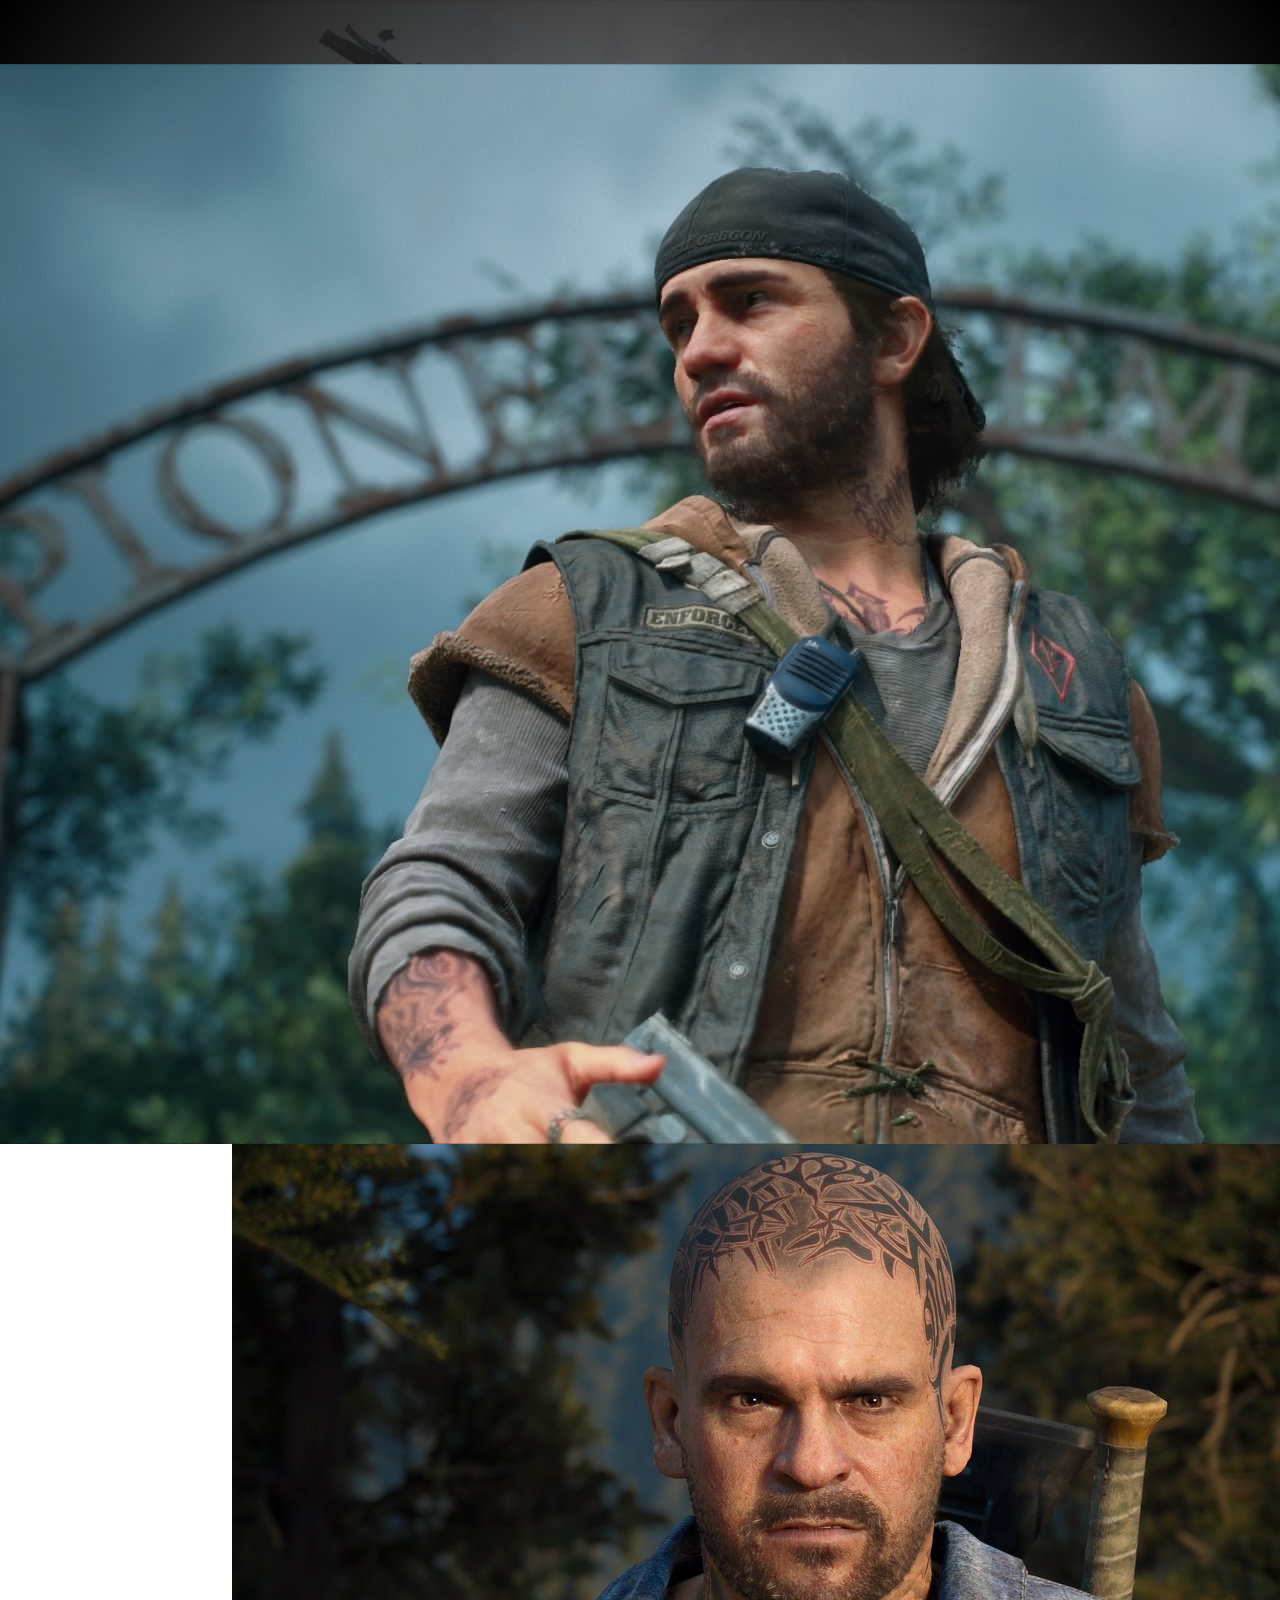
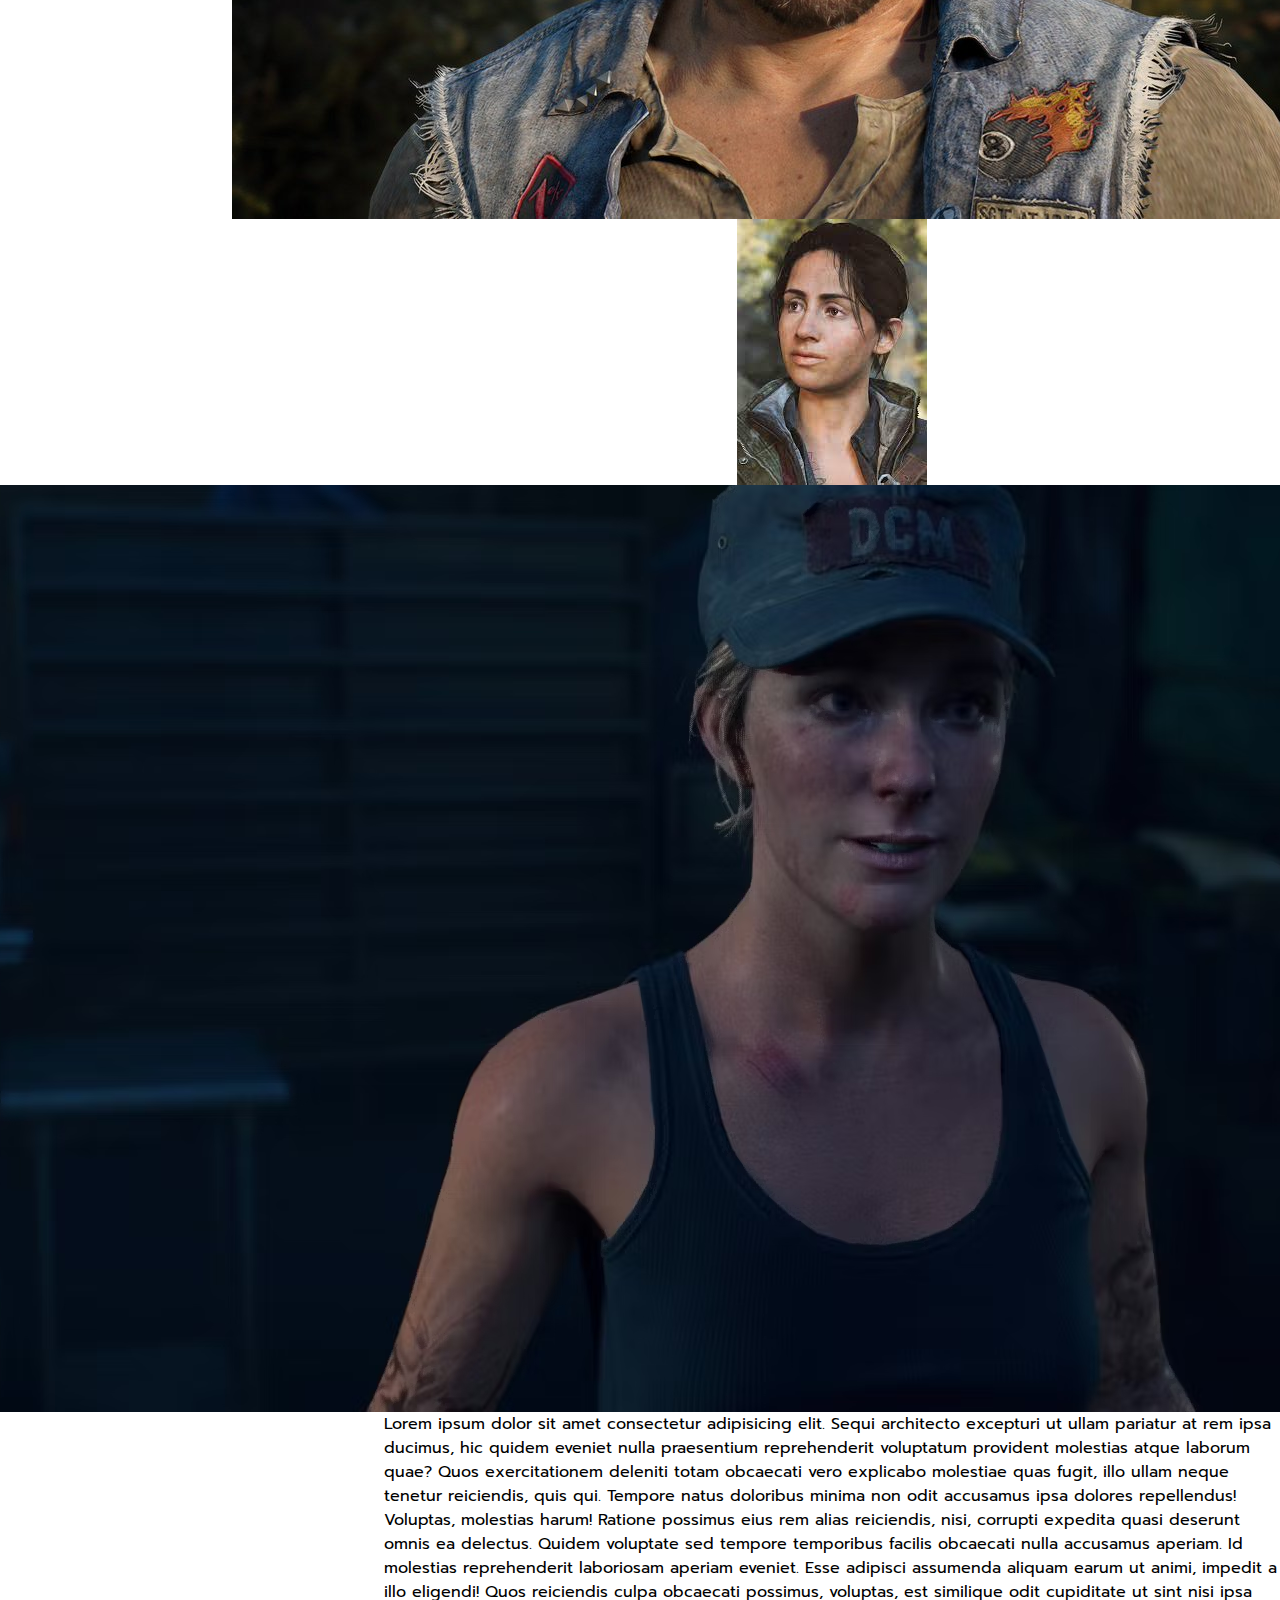
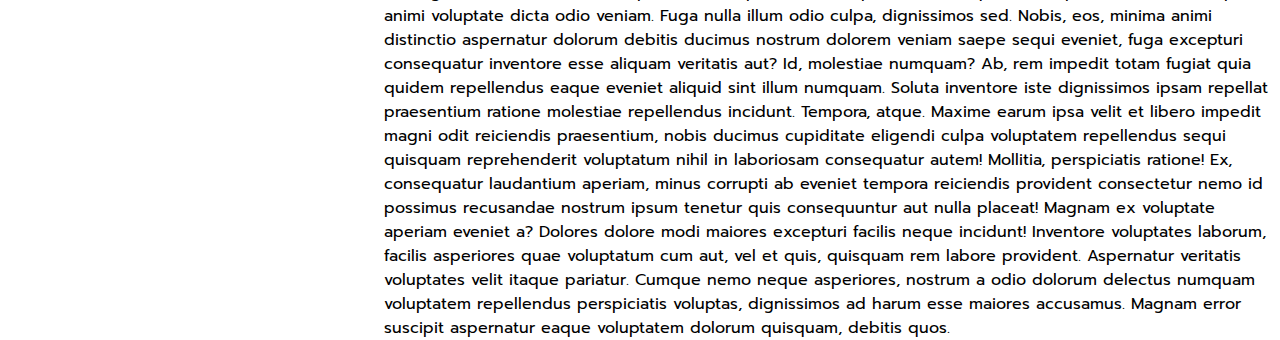
<file: pages/personagens.html>
<!DOCTYPE html>
<html lang="pt-br">

<head>
    <meta charset="UTF-8">
    <meta name="viewport" content="width=device-width, initial-scale=1.0">
    <title>Site Days Gone</title>
    <link rel="stylesheet" href="../style.css">
    <link rel="preconnect" href="../https://fonts.googleapis.com">
    <link rel="preconnect" href="../https://fonts.gstatic.com" crossorigin>
    <link
        href="https://fonts.googleapis.com/css2?family=Prompt:ital,wght@0,100;0,200;0,300;0,400;0,500;0,600;0,700;0,800;0,900;1,100;1,200;1,300;1,400;1,500;1,600;1,700;1,800;1,900&display=swap"
        rel="stylesheet">
</head>

<body>
    <header id="cabecalho">
    </header>
    <div class="container">
        <div class="container2">
            <img src="../images/deacon1.jpg" alt="" class="personagem">
            <img src="../images/boozer1.jpg" alt="" class="personagem">
            <img src="../images/rikki1.jpg" alt="" class="personagem" id="rikki">
            <img src="../images/sarah1.avif" alt="" class="personagem">
            Lorem ipsum dolor sit amet consectetur adipisicing elit. Sequi architecto excepturi ut ullam pariatur at rem
            ipsa ducimus, hic quidem eveniet nulla praesentium reprehenderit voluptatum provident molestias atque
            laborum quae?
            Quos exercitationem deleniti totam obcaecati vero explicabo molestiae quas fugit, illo ullam neque tenetur
            reiciendis, quis qui. Tempore natus doloribus minima non odit accusamus ipsa dolores repellendus! Voluptas,
            molestias harum!
            Ratione possimus eius rem alias reiciendis, nisi, corrupti expedita quasi deserunt omnis ea delectus. Quidem
            voluptate sed tempore temporibus facilis obcaecati nulla accusamus aperiam. Id molestias reprehenderit
            laboriosam aperiam eveniet.
            Esse adipisci assumenda aliquam earum ut animi, impedit a illo eligendi! Quos reiciendis culpa obcaecati
            possimus, voluptas, est similique odit cupiditate ut sint nisi ipsa animi voluptate dicta odio veniam.
            Fuga nulla illum odio culpa, dignissimos sed. Nobis, eos, minima animi distinctio aspernatur dolorum debitis
            ducimus nostrum dolorem veniam saepe sequi eveniet, fuga excepturi consequatur inventore esse aliquam
            veritatis aut?
            Id, molestiae numquam? Ab, rem impedit totam fugiat quia quidem repellendus eaque eveniet aliquid sint illum
            numquam. Soluta inventore iste dignissimos ipsam repellat praesentium ratione molestiae repellendus
            incidunt. Tempora, atque.
            Maxime earum ipsa velit et libero impedit magni odit reiciendis praesentium, nobis ducimus cupiditate
            eligendi culpa voluptatem repellendus sequi quisquam reprehenderit voluptatum nihil in laboriosam
            consequatur autem! Mollitia, perspiciatis ratione!
            Ex, consequatur laudantium aperiam, minus corrupti ab eveniet tempora reiciendis provident consectetur nemo
            id possimus recusandae nostrum ipsum tenetur quis consequuntur aut nulla placeat! Magnam ex voluptate
            aperiam eveniet a?
            Dolores dolore modi maiores excepturi facilis neque incidunt! Inventore voluptates laborum, facilis
            asperiores quae voluptatum cum aut, vel et quis, quisquam rem labore provident. Aspernatur veritatis
            voluptates velit itaque pariatur.
            Cumque nemo neque asperiores, nostrum a odio dolorum delectus numquam voluptatem repellendus perspiciatis
            voluptas, dignissimos ad harum esse maiores accusamus. Magnam error suscipit aspernatur eaque voluptatem
            dolorum quisquam, debitis quos.
        </div>
    </div>
    <audio src="../audio/ThemeSong.m4a" autoplay></audio>
</body>

</html>
</file>
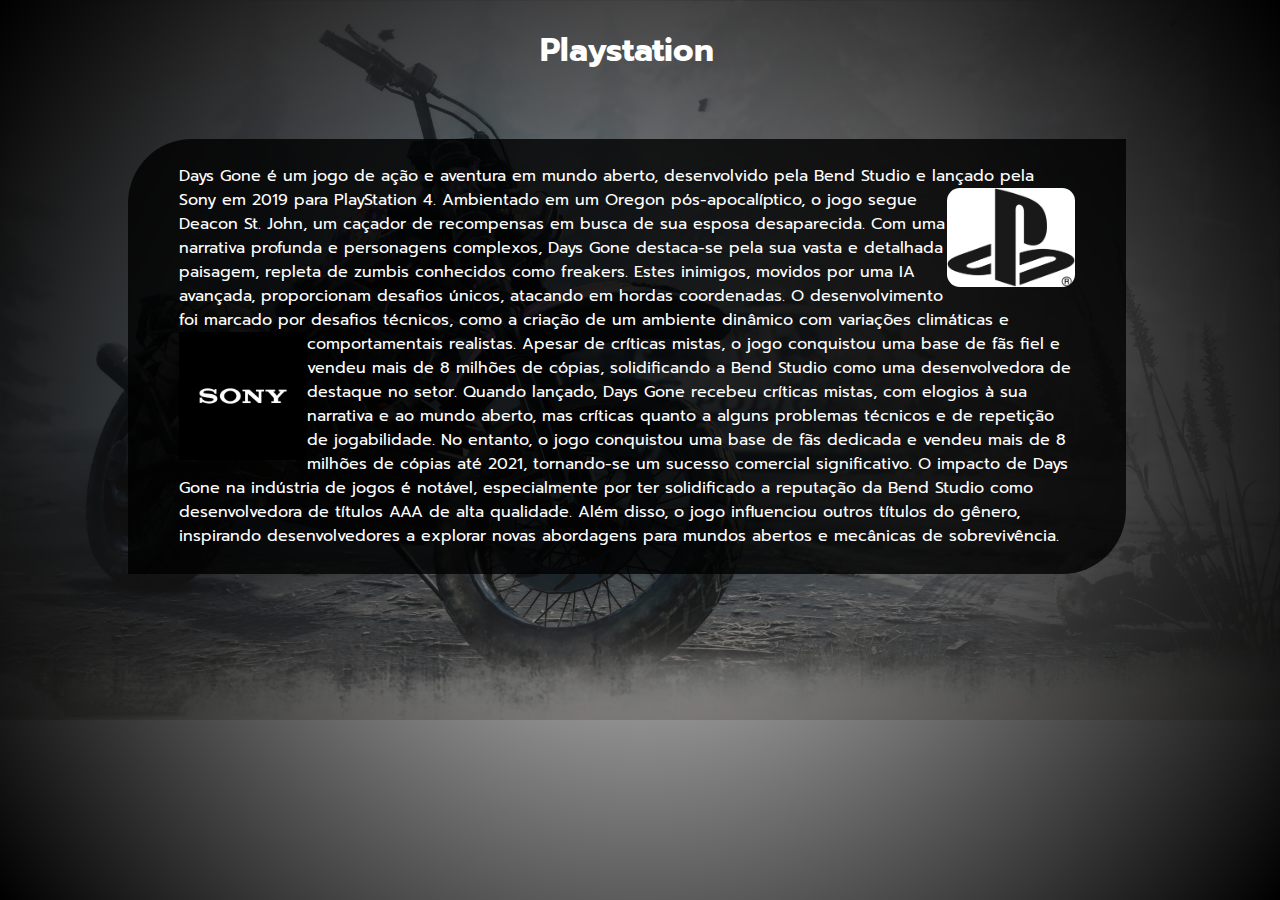
<file: pages/ps.html>
<!DOCTYPE html>
<html lang="pt-br">

<head>
    <meta charset="UTF-8">
    <meta name="viewport" content="width=device-width, initial-scale=1.0">
    <title>Site Days Gone</title>
    <link rel="stylesheet" href="../style.css">
    <link rel="preconnect" href="../https://fonts.googleapis.com">
    <link rel="preconnect" href="../https://fonts.gstatic.com" crossorigin>
    <link
        href="https://fonts.googleapis.com/css2?family=Prompt:ital,wght@0,100;0,200;0,300;0,400;0,500;0,600;0,700;0,800;0,900;1,100;1,200;1,300;1,400;1,500;1,600;1,700;1,800;1,900&display=swap"
        rel="stylesheet">
</head>

<body>
    <audio src="../audio/ThemeSong.m4a" autoplay></audio>
    <div class="conteudo2">
        <h1>Playstation</h1>
        <div class="container2">

            <p>Days Gone é um jogo de ação e aventura em mundo aberto, desenvolvido pela Bend Studio e lançado pela Sony
                em 2019 para PlayStation 4.<img src="../images/ps.png" alt="playstation_logo" id="ps"> Ambientado em um
                Oregon pós-apocalíptico, o jogo segue Deacon St. John, um caçador de recompensas em busca de sua esposa
                desaparecida. Com uma narrativa profunda e personagens complexos, Days Gone destaca-se pela sua vasta e
                detalhada paisagem, repleta de zumbis conhecidos como freakers. Estes inimigos, movidos por uma IA
                avançada, proporcionam desafios únicos, atacando em hordas coordenadas. O desenvolvimento foi marcado
                por desafios técnicos, como a criação de um ambiente dinâmico com variações climáticas e comportamentais
                realistas.<img src="../images/sony.jpeg" id="sony"> Apesar de críticas mistas, o jogo conquistou uma base de fãs fiel e vendeu mais de 8 milhões
                de cópias, solidificando a Bend Studio como uma desenvolvedora de destaque no setor.
                Quando lançado, Days Gone recebeu críticas mistas, com elogios à sua narrativa e ao mundo aberto, mas
                críticas quanto a alguns problemas técnicos e de repetição de jogabilidade. No entanto, o jogo
                conquistou uma base de fãs dedicada e vendeu mais de 8 milhões de cópias até 2021, tornando-se um
                sucesso comercial significativo.

                O impacto de Days Gone na indústria de jogos é notável, especialmente por ter solidificado a reputação
                da Bend Studio como desenvolvedora de títulos AAA de alta qualidade. Além disso, o jogo influenciou
                outros títulos do gênero, inspirando desenvolvedores a explorar novas abordagens para mundos abertos e
                mecânicas de sobrevivência.</p>
        </div>
    </div>
</body>

</html>
</file>
<file: style.css>
* {
    padding: 0;
    margin: 0;
    font-family: "Prompt";
}

header {
    display: flex;
    justify-content: flex-start;
}

body {
    background: rgb(0, 0, 0);
    background: radial-gradient(circle, rgba(0, 0, 0, 0.14889705882352944) 0%, rgba(0, 0, 0, 1) 100%), url(images/fundoDaysGone.jpeg);
    display: flex;
    background-attachment: fixed;
    background-repeat: no-repeat;
    background-size: 100%;
}

nav #logo1{
    display: flex;
    height: 60px;
    padding: 2px;
    
}

#cabecalho {
    display: flex;
    width: 70%;
}

#menu a {
    color: #fff;
    font-size: 18px;
    display: flex;
    padding: 15px;
    text-decoration: none;
    justify-content: center;    
}

#menu a:hover {
    color: #1d1d1d;
    font-weight: 500;
    font-size: 25px;
    transition: 0.1s linear;
}

#menu li {
    list-style: none;
}

#container img {
    display: flex;
    padding: 1vw;
    margin: 6px;
}

#logo2 {
    height: 190px;
    margin: 40px 0;
}

#imagemDeacon {
    
    width: 50%;
}

h1 {
    color: #fff;
}

.container2 {
    display: flex;
    align-items: center;
    justify-content: center;
    margin-top: 5vw;
    flex-direction: column;
    width: 70vw;
    margin: 10vw 15vw;
}

.conteudo2 .container2 {
    background-color:rgba(0, 0, 0, 0.8);
    color: white;
    padding:  2vw 4vw;
    border-top-left-radius: 5vw;
    border-bottom-right-radius: 5vw;
    border-top: #fa3d43;

}
.conteudo2{
    margin-left: 10vw;
    display: flex;
    justify-content: center;
    align-items: center;
    flex-direction: column;
}
.conteudo2 h1{
    margin-top: 2vw;
}

#deacon {
    width: 25%;
}
#map{
    width: 50vw;
}
#ps{
    width: 10vw;
    float: right;
    background-color: white;
    border-radius: 1vw;
}
#sony{
    width: 10vw;
    float: left;
}
</file>
